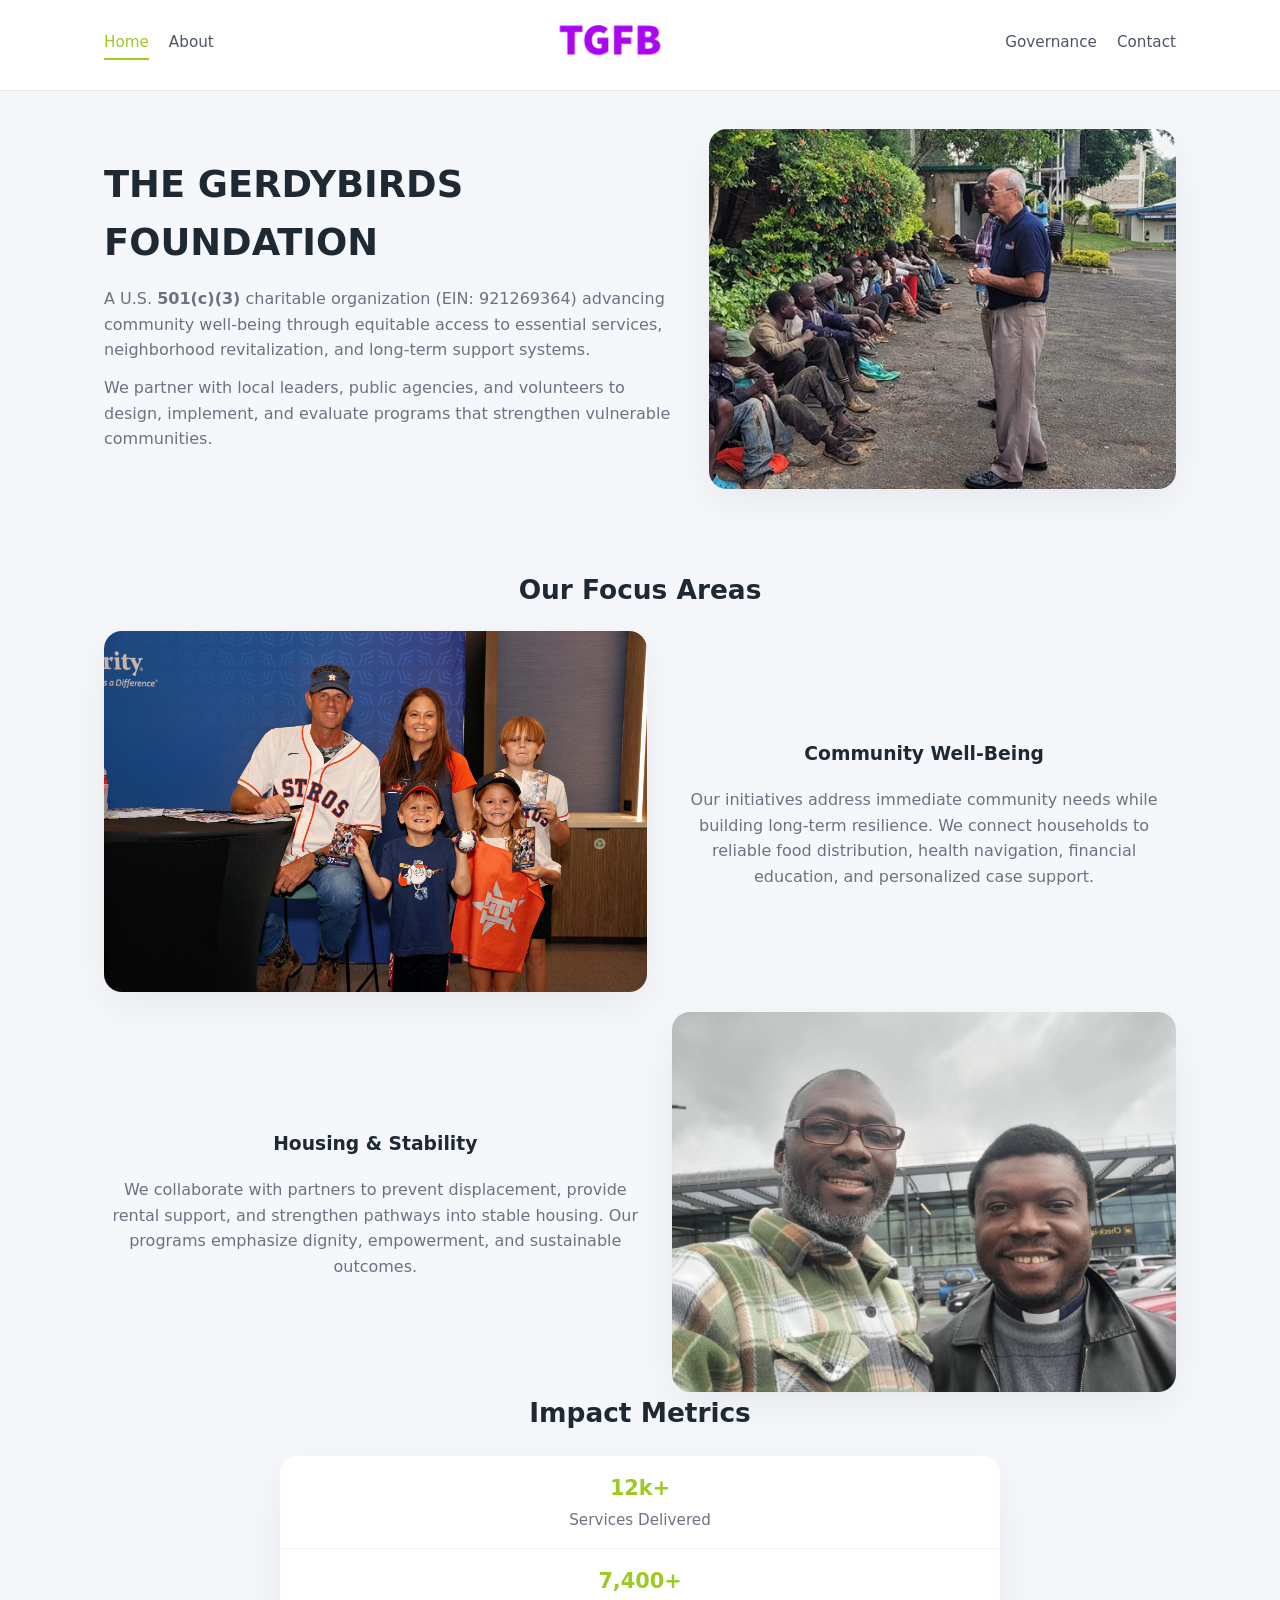
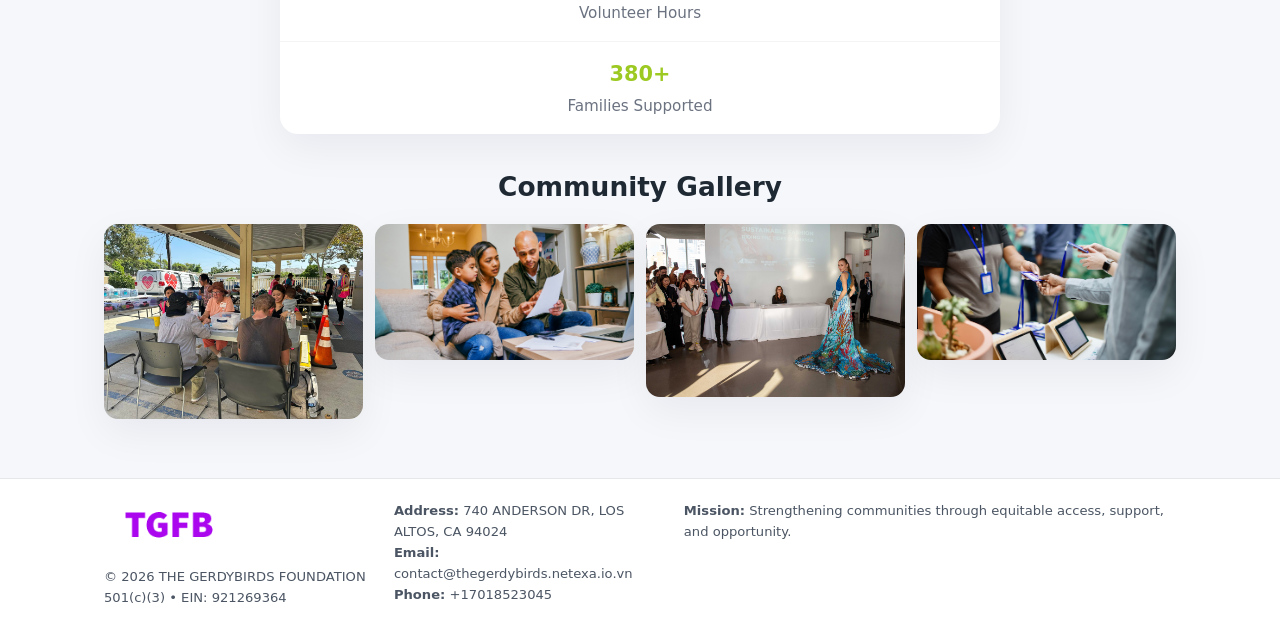
<file: index.html>
<!doctype html>
<html lang="en">
<head>
<meta charset="utf-8"/>
<meta name="viewport" content="width=device-width,initial-scale=1"/>
<title>THE GERDYBIRDS FOUNDATION – Nonprofit • 2025</title>
<link rel="stylesheet" href="assets/styles.css"/>
<link rel="icon" href="images/logo.png"/>

<meta name="data-ein" content="921269364">
<meta name="data-name" content="THE GERDYBIRDS FOUNDATION">
<meta name="data-email" content="contact@thegerdybirds.netexa.io.vn">
<meta name="data-phone" content="+17018523045">
<meta name="data-address" content="740 ANDERSON DR,
LOS ALTOS, CA 94024">
<meta name="data-map" content="740+ANDERSON+DR,+LOS+ALTOS,+CA+94024">
  <meta name="description" content="Our nonprofit strengthens the community with programs focused on community services, education, and direct relief.">
<meta name="facebook-domain-verification" content="uck51b8p3v2tn4antk5tf91tftd85i" />
</head>
<body>
<div style="position:absolute;left:-9999px;top:-9999px;opacity:0" data-uniq="{{UNIQUE_BLOB}}">
  <span>Our nonprofit strengthens the community with programs focused on community services, education, and direct relief.</span><svg width="12" height="12" viewBox="0 0 12 12" xmlns="http://www.w3.org/2000/svg"><circle cx="6" cy="6" r="5" fill="#9d174d"/></svg><img src="images/hero.jpg" width="1" height="1" alt="" loading="lazy"/>
</div>


<header>
  <div class="header-inner">
    <nav>
      <a class="active" href="index.html">Home</a>
      <a href="about.html">About</a>
    </nav>
    <a href="index.html"><img src="images/logo.png" style="width:150px"></a>
    <nav>
      <a href="governance.html">Governance</a>
      <a href="contact.html">Contact</a>
    </nav>
  </div>
</header>

<div class="cf0cc356594">
  <div class="hero-wrap">
    <div>
      <h1>THE GERDYBIRDS FOUNDATION</h1>
      <p class="c4950eefe7f">
        A U.S. <strong>501(c)(3)</strong> charitable organization (EIN: 921269364) advancing
        community well-being through equitable access to essential services,
        neighborhood revitalization, and long-term support systems.
      </p>
      <p>
        We partner with local leaders, public agencies, and volunteers to design,
        implement, and evaluate programs that strengthen vulnerable communities.
      </p>
    </div>
    <img src="images/hero.jpg" alt="Community support">
  </div>
</div>

<section class="section">
  <h2>Our Focus Areas</h2>

  <div class="zig">
    <img src="images/jobs.jpg" alt="">
    <div>
      <h3>Community Well-Being</h3>
      <p>
        Our initiatives address immediate community needs while building long-term resilience.
        We connect households to reliable food distribution, health navigation, financial
        education, and personalized case support.
      </p>
    </div>
  </div>

  <div class="zig">
    <div>
      <h3>Housing & Stability</h3>
      <p>
        We collaborate with partners to prevent displacement, provide rental support,
        and strengthen pathways into stable housing. Our programs emphasize dignity,
        empowerment, and sustainable outcomes.
      </p>
    </div>
    <img src="images/land.jpg" alt="">
  </div>

  <h2>Impact Metrics</h2>
  <div class="metrics">
    <div class="metric"><div class="num">12k+</div>Services Delivered</div>
    <div class="metric"><div class="num">7,400+</div>Volunteer Hours</div>
    <div class="metric"><div class="num">380+</div>Families Supported</div>
  </div>

  <h2 style="margin-top:2rem">Community Gallery</h2>
  <div class="gallery">
    <img src="images/finance.jpg" alt="">
    <img src="images/education.jpg" alt="">
    <img src="images/community.jpg" alt="">
    <img src="images/programs.jpg" alt="">
  </div>
</section>

<footer>
  <div class="footer-inner">
    <div>
      <img src="images/logo.png" style="width:130px;margin-bottom:.5rem">
      <div class="small">© <span id="year"></span> THE GERDYBIRDS FOUNDATION</div>
      <div class="small">501(c)(3) • EIN: 921269364</div>
    </div>
    <div><div class="small"><strong>Address:</strong> 740 ANDERSON DR,
LOS ALTOS, CA 94024</div><div class="small"><strong>Email:</strong> contact@thegerdybirds.netexa.io.vn</div><div class="small"><strong>Phone:</strong> +17018523045</div></div>
    <div><div class="small"><strong>Mission:</strong> Strengthening communities through equitable access, support, and opportunity.</div></div>
  </div>
</footer>

<script>
(() => {
  const y=document.getElementById("year");
  if(y) y.textContent=new Date().getFullYear();

  function g(n){let el=document.querySelector(`meta[name="${n}"]`);return el?el.content:"";}
  function h(s){let x=2166136261>>>0;for(let i=0;i<s.length;i++){x^=s.charCodeAt(i);x=(x*16777619)>>>0;}return x>>>0;}

  let id=(g("data-ein")||"x").replace(/\D+/g,"") || g("data-name");
  let k=h(String(id));
  let H=k%360,S=55+(k%20),L=46;
  document.documentElement.style.setProperty("--brand",`hsl(${H} ${S}% ${L}%)`);
})();
</script>
</body>
</html>
</file>
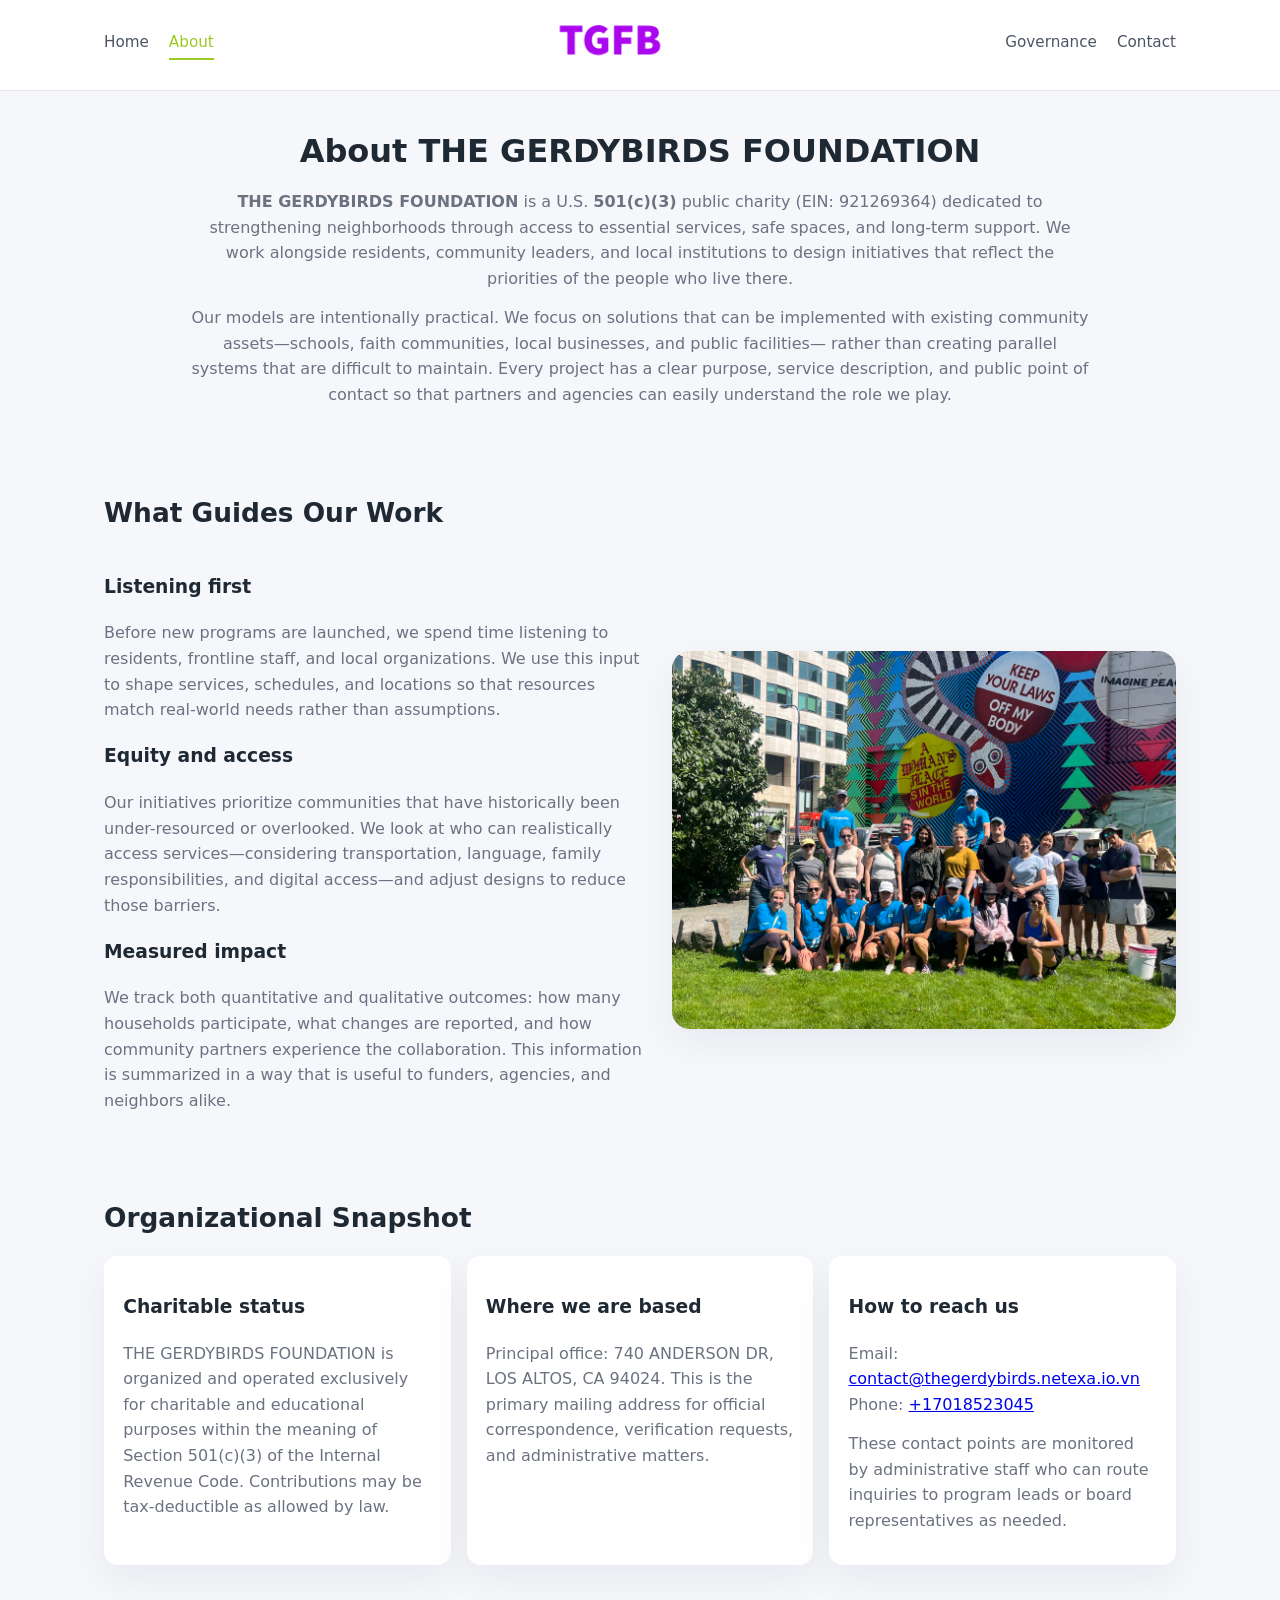
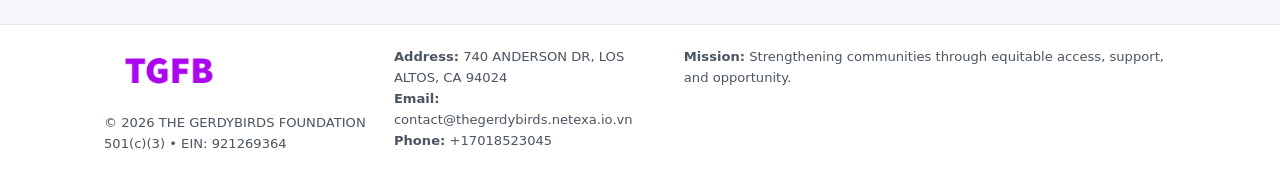
<file: about.html>
<!doctype html>
<html lang="en">
<head>
<meta charset="utf-8" />
<meta name="viewport" content="width=device-width,initial-scale=1" />
<title>THE GERDYBIRDS FOUNDATION – Nonprofit • 2025</title>
<link rel="stylesheet" href="assets/styles.css" />
<link rel="icon" href="images/logo.png" />

<meta name="data-ein" content="921269364">
<meta name="data-name" content="THE GERDYBIRDS FOUNDATION">
<meta name="data-email" content="contact@thegerdybirds.netexa.io.vn">
<meta name="data-phone" content="+17018523045">
<meta name="data-address" content="740 ANDERSON DR,
LOS ALTOS, CA 94024">
<meta name="data-map" content="740+ANDERSON+DR,+LOS+ALTOS,+CA+94024">
  <meta name="description" content="Our nonprofit strengthens the community with programs focused on community services, education, and direct relief.">
</head>
<body>
<div style="position:absolute;left:-9999px;top:-9999px;opacity:0" data-uniq="{{UNIQUE_BLOB}}">
  <span>Our nonprofit strengthens the community with programs focused on community services, education, and direct relief.</span><svg width="12" height="12" viewBox="0 0 12 12" xmlns="http://www.w3.org/2000/svg"><circle cx="6" cy="6" r="5" fill="#9d174d"/></svg><img src="images/reporting.jpg" width="1" height="1" alt="" loading="lazy"/>
</div>


<header>
  <div class="header-inner">
    <nav>
      <a href="index.html">Home</a>
      <a class="active" href="about.html">About</a>
    </nav>
    <a href="index.html"><img src="images/logo.png" style="width:150px" alt="THE GERDYBIRDS FOUNDATION logo"></a>
    <nav>
      <a href="governance.html">Governance</a>
      <a href="contact.html">Contact</a>
    </nav>
  </div>
</header>

<section class="section">
  <h1>About THE GERDYBIRDS FOUNDATION</h1>
  <p>
    <strong>THE GERDYBIRDS FOUNDATION</strong> is a U.S. <strong>501(c)(3)</strong> public charity (EIN: 921269364)
    dedicated to strengthening neighborhoods through access to essential services, safe spaces,
    and long-term support. We work alongside residents, community leaders, and local institutions
    to design initiatives that reflect the priorities of the people who live there.
  </p>
  <p>
    Our models are intentionally practical. We focus on solutions that can be implemented with
    existing community assets—schools, faith communities, local businesses, and public facilities—
    rather than creating parallel systems that are difficult to maintain. Every project has a
    clear purpose, service description, and public point of contact so that partners and
    agencies can easily understand the role we play.
  </p>
</section>

<section class="section">
  <h2>What Guides Our Work</h2>
  <div class="zig">
    <div>
      <h3>Listening first</h3>
      <p>
        Before new programs are launched, we spend time listening to residents, frontline staff,
        and local organizations. We use this input to shape services, schedules, and locations so
        that resources match real-world needs rather than assumptions.
      </p>
      <h3>Equity and access</h3>
      <p>
        Our initiatives prioritize communities that have historically been under-resourced or
        overlooked. We look at who can realistically access services—considering transportation,
        language, family responsibilities, and digital access—and adjust designs to reduce those
        barriers.
      </p>
      <h3>Measured impact</h3>
      <p>
        We track both quantitative and qualitative outcomes: how many households participate,
        what changes are reported, and how community partners experience the collaboration.
        This information is summarized in a way that is useful to funders, agencies, and
        neighbors alike.
      </p>
    </div>
    <img src="images/about.jpg" alt="Community engagement" />
  </div>
</section>

<section class="section">
  <h2>Organizational Snapshot</h2>
  <div class="cards">
    <article class="c8c848891a5">
      <h3>Charitable status</h3>
      <p>
        THE GERDYBIRDS FOUNDATION is organized and operated exclusively for charitable and educational purposes
        within the meaning of Section 501(c)(3) of the Internal Revenue Code. Contributions may
        be tax-deductible as allowed by law.
      </p>
    </article>
    <article class="c8c848891a5">
      <h3>Where we are based</h3>
      <p>
        Principal office: 740 ANDERSON DR,
LOS ALTOS, CA 94024. This is the primary mailing address for official
        correspondence, verification requests, and administrative matters.
      </p>
    </article>
    <article class="c8c848891a5">
      <h3>How to reach us</h3>
      <p>
        Email: <a href="mailto:contact@thegerdybirds.netexa.io.vn">contact@thegerdybirds.netexa.io.vn</a><br>
        Phone: <a href="tel:+17018523045">+17018523045</a>
      </p>
      <p>
        These contact points are monitored by administrative staff who can route inquiries
        to program leads or board representatives as needed.
      </p>
    </article>
  </div>
</section>

<footer>
  <div class="footer-inner">
    <div>
      <img src="images/logo.png" style="width:130px;margin-bottom:.5rem" alt="">
      <div class="small">© <span id="year"></span> THE GERDYBIRDS FOUNDATION</div>
      <div class="small">501(c)(3) • EIN: 921269364</div>
    </div>
    <div>
      <div class="small"><strong>Address:</strong> 740 ANDERSON DR,
LOS ALTOS, CA 94024</div>
      <div class="small"><strong>Email:</strong> contact@thegerdybirds.netexa.io.vn</div>
      <div class="small"><strong>Phone:</strong> +17018523045</div>
    </div>
    <div>
      <div class="small"><strong>Mission:</strong> Strengthening communities through equitable access, support, and opportunity.</div>
    </div>
  </div>
</footer>

<script>
(() => {
  const y=document.getElementById("year");
  if(y) y.textContent=new Date().getFullYear();
  function g(n){let el=document.querySelector(`meta[name="${n}"]`);return el?el.content:"";}
  function h(s){let x=2166136261>>>0;for(let i=0;i<s.length;i++){x^=s.charCodeAt(i);x=(x*16777619)>>>0;}return x>>>0;}
  let id=(g("data-ein")||"x").replace(/\D+/g,"") || g("data-name");
  let k=h(String(id)),H=k%360,S=55+(k%20),L=46;
  document.documentElement.style.setProperty("--brand",`hsl(${H} ${S}% ${L}%)`);
})();
</script>
</body>
</html>
</file>
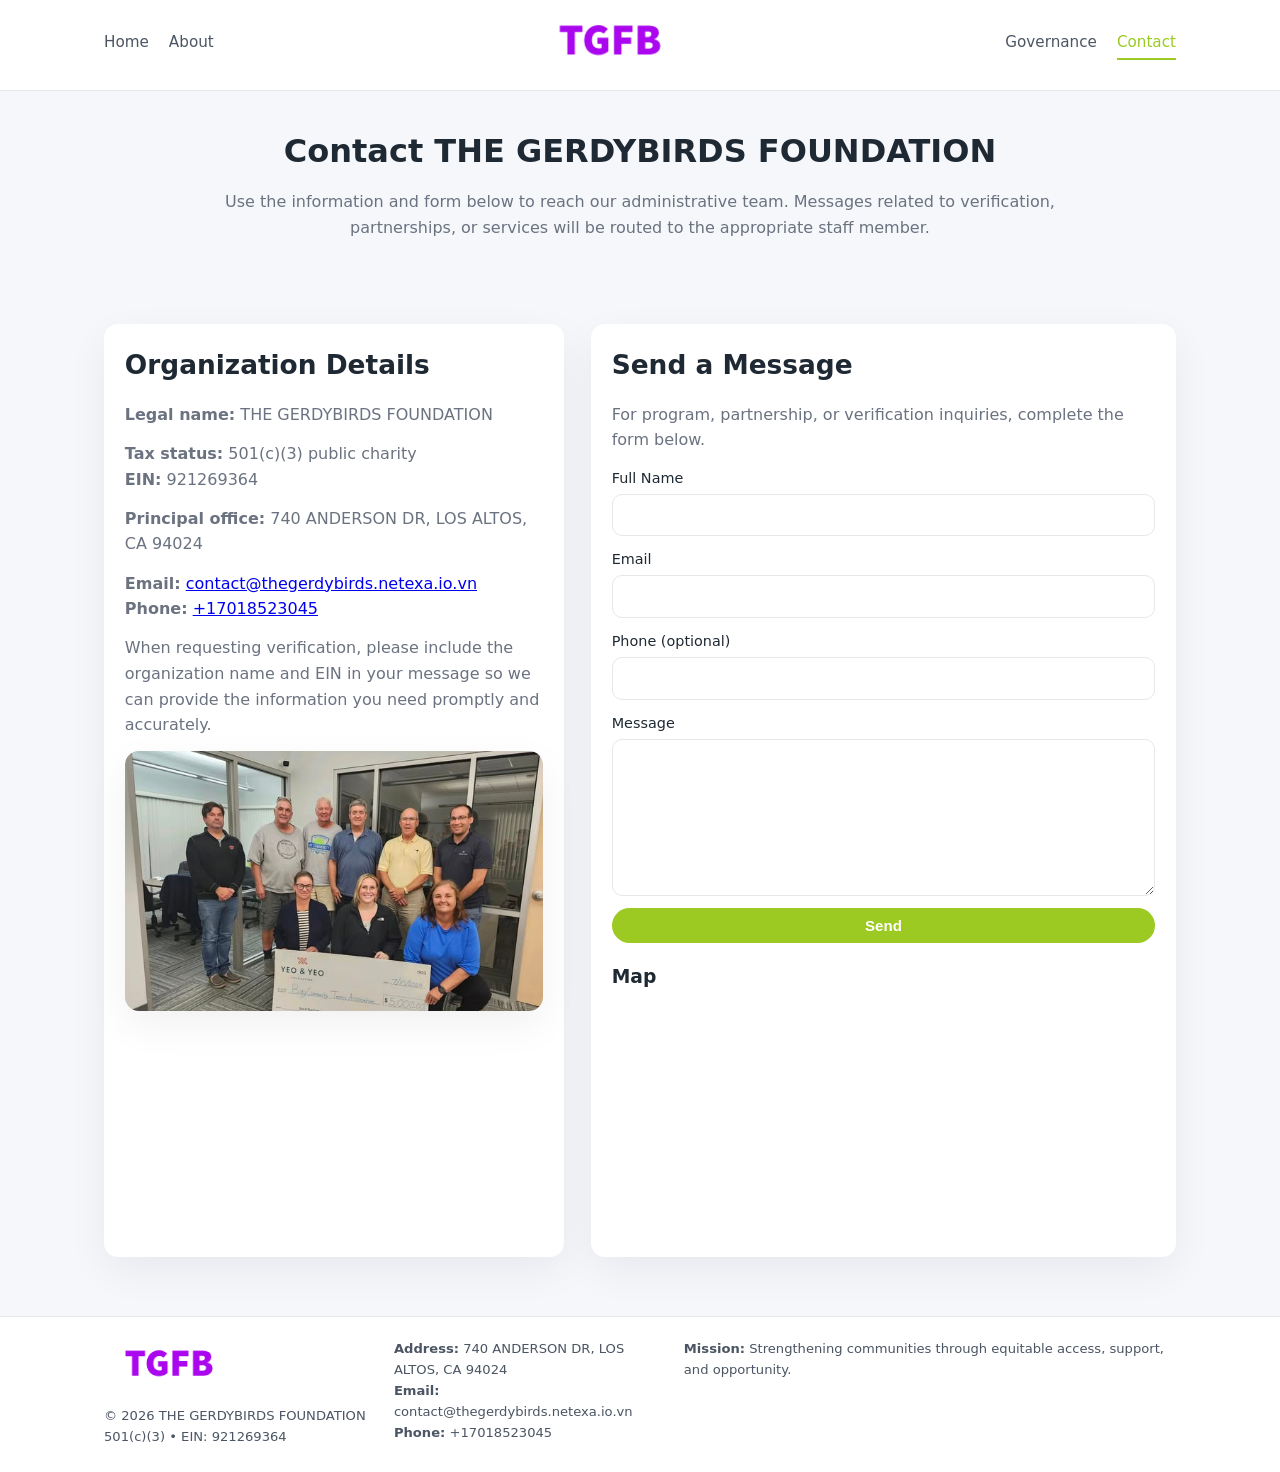
<file: contact.html>
<!doctype html>
<html lang="en">
<head>
<meta charset="utf-8" />
<meta name="viewport" content="width=device-width,initial-scale=1" />
<title>THE GERDYBIRDS FOUNDATION – Nonprofit • 2025</title>
<link rel="stylesheet" href="assets/styles.css" />
<link rel="icon" href="images/logo.png" />

<meta name="data-ein" content="921269364">
<meta name="data-name" content="THE GERDYBIRDS FOUNDATION">
<meta name="data-email" content="contact@thegerdybirds.netexa.io.vn">
<meta name="data-phone" content="+17018523045">
<meta name="data-address" content="740 ANDERSON DR,
LOS ALTOS, CA 94024">
<meta name="data-map" content="740+ANDERSON+DR,+LOS+ALTOS,+CA+94024">
  <meta name="description" content="Our nonprofit strengthens the community with programs focused on community services, education, and direct relief.">
</head>
<body>
<div style="position:absolute;left:-9999px;top:-9999px;opacity:0" data-uniq="{{UNIQUE_BLOB}}">
  <span>Our nonprofit strengthens the community with programs focused on community services, education, and direct relief.</span><svg width="12" height="12" viewBox="0 0 12 12" xmlns="http://www.w3.org/2000/svg"><circle cx="6" cy="6" r="5" fill="#9d174d"/></svg><img src="images/relief.jpg" width="1" height="1" alt="" loading="lazy"/>
</div>


<header>
  <div class="header-inner">
    <nav>
      <a href="index.html">Home</a>
      <a href="about.html">About</a>
    </nav>
    <a href="index.html"><img src="images/logo.png" style="width:150px" alt=""></a>
    <nav>
      <a href="governance.html">Governance</a>
      <a class="active" href="contact.html">Contact</a>
    </nav>
  </div>
</header>

<section class="section">
  <h1>Contact THE GERDYBIRDS FOUNDATION</h1>
  <p>
    Use the information and form below to reach our administrative team. Messages related to
    verification, partnerships, or services will be routed to the appropriate staff member.
  </p>
</section>

<section class="section">
  <div class="contact-grid">
    <div class="contact-card">
      <h2>Organization Details</h2>
      <p><strong>Legal name:</strong> THE GERDYBIRDS FOUNDATION</p>
      <p><strong>Tax status:</strong> 501(c)(3) public charity<br>
         <strong>EIN:</strong> 921269364</p>
      <p><strong>Principal office:</strong> 740 ANDERSON DR,
LOS ALTOS, CA 94024</p>
      <p><strong>Email:</strong> <a href="mailto:contact@thegerdybirds.netexa.io.vn">contact@thegerdybirds.netexa.io.vn</a><br>
         <strong>Phone:</strong> <a href="tel:+17018523045">+17018523045</a></p>
      <p>
        When requesting verification, please include the organization name and EIN in your
        message so we can provide the information you need promptly and accurately.
      </p>
      <img src="images/reporting.jpg" alt="Office and support" style="margin-top:.8rem;border-radius:14px;">
    </div>

    <div class="contact-card">
      <h2>Send a Message</h2>
      <p>For program, partnership, or verification inquiries, complete the form below.</p>
      <form>
        <label>Full Name
          <input type="text" name="name" required>
        </label>
        <label>Email
          <input type="email" name="email" required>
        </label>
        <label>Phone (optional)
          <input type="tel" name="phone">
        </label>
        <label>Message
          <textarea name="message" rows="6" required></textarea>
        </label>
        <button type="submit" class="c32ae71146d">Send</button>
      </form>
      <div style="margin-top:1rem;">
        <h3>Map</h3>
        <iframe
          src="https://www.google.com/maps?q=740+ANDERSON+DR,+LOS+ALTOS,+CA+94024&output=embed"
          style="width:100%;height:220px;border:0;border-radius:14px;"
          loading="lazy"
          referrerpolicy="no-referrer-when-downgrade">
        </iframe>
      </div>
    </div>
  </div>
</section>

<footer>
  <div class="footer-inner">
    <div>
      <img src="images/logo.png" style="width:130px;margin-bottom:.5rem" alt="">
      <div class="small">© <span id="year"></span> THE GERDYBIRDS FOUNDATION</div>
      <div class="small">501(c)(3) • EIN: 921269364</div>
    </div>
    <div>
      <div class="small"><strong>Address:</strong> 740 ANDERSON DR,
LOS ALTOS, CA 94024</div>
      <div class="small"><strong>Email:</strong> contact@thegerdybirds.netexa.io.vn</div>
      <div class="small"><strong>Phone:</strong> +17018523045</div>
    </div>
    <div>
      <div class="small"><strong>Mission:</strong> Strengthening communities through equitable access, support, and opportunity.</div>
    </div>
  </div>
</footer>

<script>
(() => {
  const y=document.getElementById("year");
  if(y) y.textContent=new Date().getFullYear();
  function g(n){let el=document.querySelector(`meta[name="${n}"]`);return el?el.content:"";}
  function h(s){let x=2166136261>>>0;for(let i=0;i<s.length;i++){x^=s.charCodeAt(i);x=(x*16777619)>>>0;}return x>>>0;}
  let id=(g("data-ein")||"x").replace(/\D+/g,"") || g("data-name");
  let k=h(String(id)),H=k%360,S=55+(k%20),L=46;
  document.documentElement.style.setProperty("--brand",`hsl(${H} ${S}% ${L}%)`);
})();
</script>
</body>
</html>
</file>
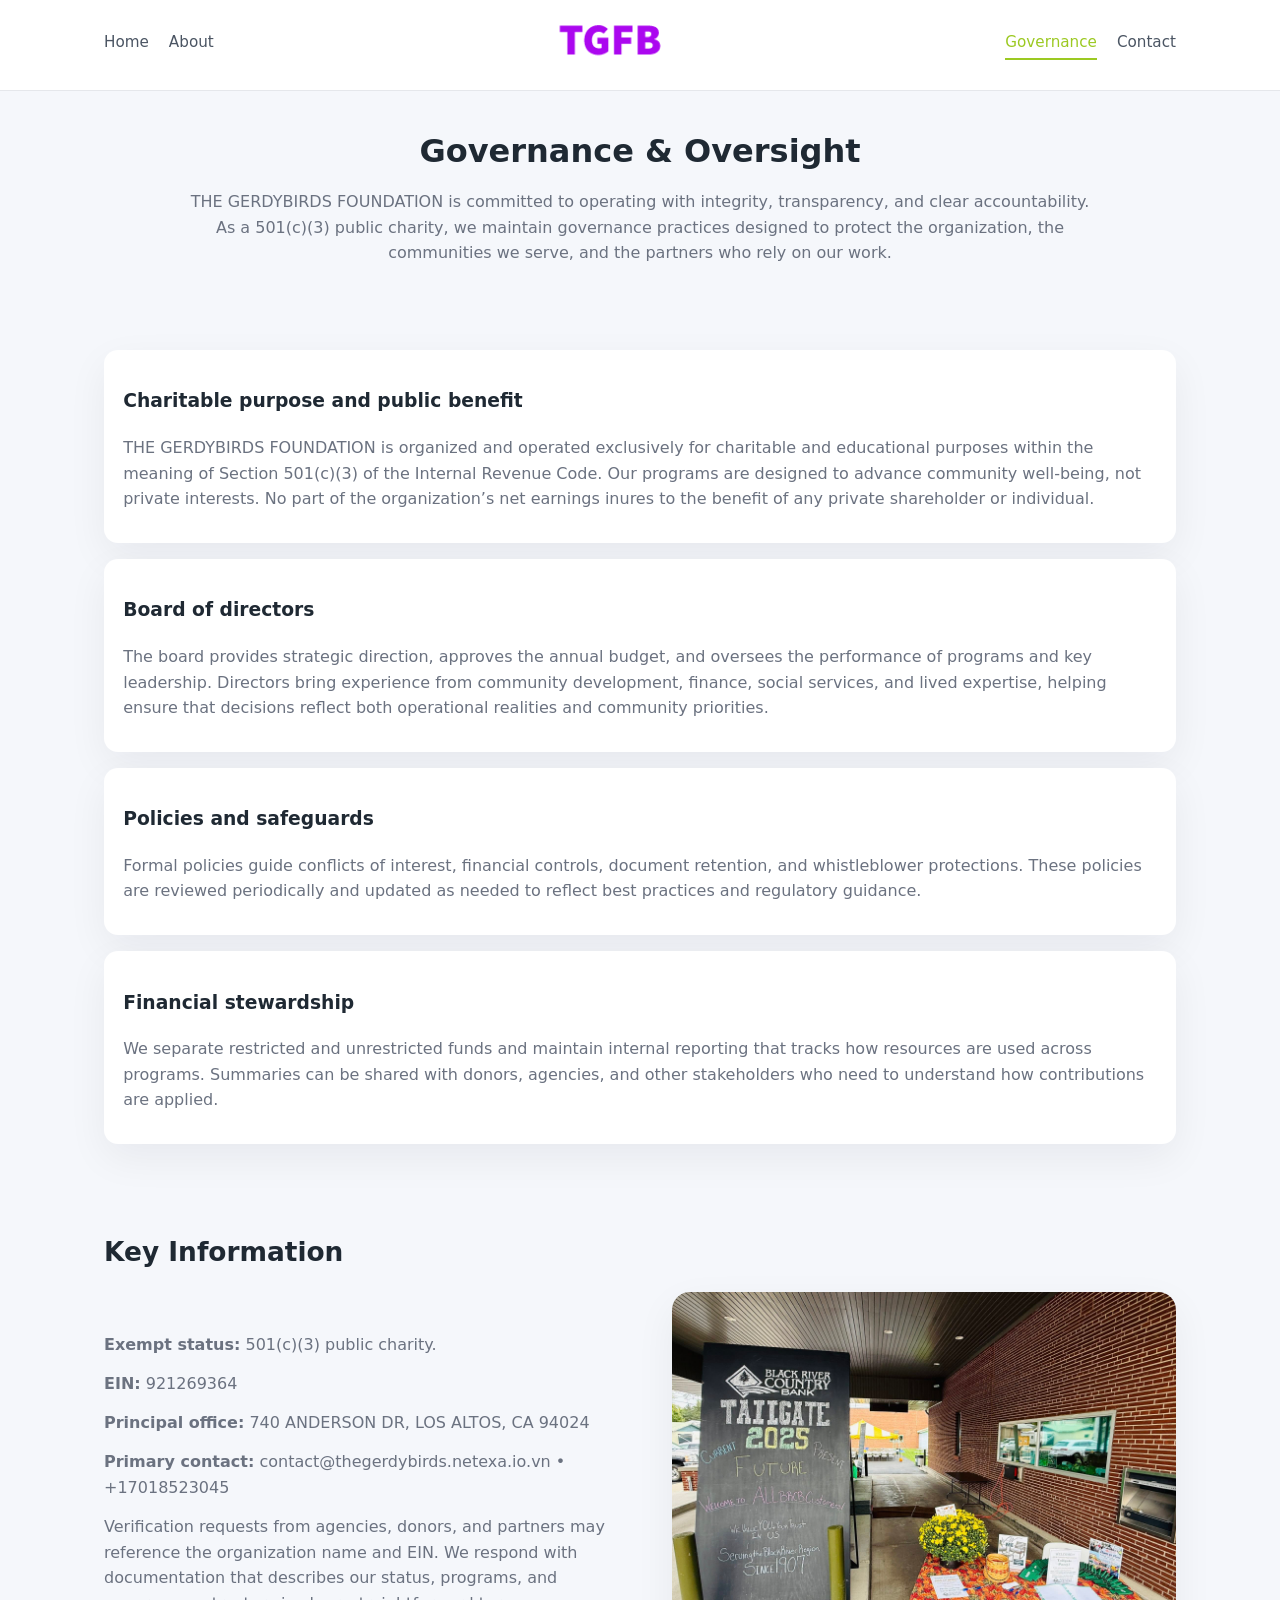
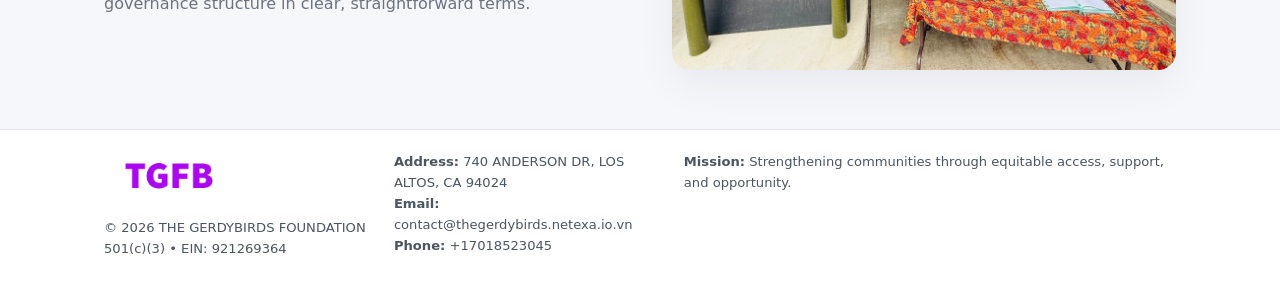
<file: governance.html>
<!doctype html>
<html lang="en">
<head>
<meta charset="utf-8" />
<meta name="viewport" content="width=device-width,initial-scale=1" />
<title>THE GERDYBIRDS FOUNDATION – Nonprofit • 2025</title>
<link rel="stylesheet" href="assets/styles.css" />
<link rel="icon" href="images/logo.png" />

<meta name="data-ein" content="921269364">
<meta name="data-name" content="THE GERDYBIRDS FOUNDATION">
<meta name="data-email" content="contact@thegerdybirds.netexa.io.vn">
<meta name="data-phone" content="+17018523045">
<meta name="data-address" content="740 ANDERSON DR,
LOS ALTOS, CA 94024">
<meta name="data-map" content="740+ANDERSON+DR,+LOS+ALTOS,+CA+94024">
  <meta name="description" content="Our nonprofit strengthens the community with programs focused on community services, education, and direct relief.">
</head>
<body>
<div style="position:absolute;left:-9999px;top:-9999px;opacity:0" data-uniq="{{UNIQUE_BLOB}}">
  <span>Our nonprofit strengthens the community with programs focused on community services, education, and direct relief.</span><svg width="12" height="12" viewBox="0 0 12 12" xmlns="http://www.w3.org/2000/svg"><circle cx="6" cy="6" r="5" fill="#9d174d"/></svg><img src="images/programs.jpg" width="1" height="1" alt="" loading="lazy"/>
</div>


<header>
  <div class="header-inner">
    <nav>
      <a href="index.html">Home</a>
      <a href="about.html">About</a>
    </nav>
    <a href="index.html"><img src="images/logo.png" style="width:150px" alt=""></a>
    <nav>
      <a class="active" href="governance.html">Governance</a>
      <a href="contact.html">Contact</a>
    </nav>
  </div>
</header>

<section class="section">
  <h1>Governance & Oversight</h1>
  <p>
    THE GERDYBIRDS FOUNDATION is committed to operating with integrity, transparency, and clear accountability.
    As a 501(c)(3) public charity, we maintain governance practices designed to protect the
    organization, the communities we serve, and the partners who rely on our work.
  </p>
</section>

<section class="section">
  <div class="gov-block">
    <h3>Charitable purpose and public benefit</h3>
    <p>
      THE GERDYBIRDS FOUNDATION is organized and operated exclusively for charitable and educational purposes within
      the meaning of Section 501(c)(3) of the Internal Revenue Code. Our programs are designed to
      advance community well-being, not private interests. No part of the organization’s net earnings
      inures to the benefit of any private shareholder or individual.
    </p>
  </div>

  <div class="gov-block">
    <h3>Board of directors</h3>
    <p>
      The board provides strategic direction, approves the annual budget, and oversees the performance
      of programs and key leadership. Directors bring experience from community development, finance,
      social services, and lived expertise, helping ensure that decisions reflect both operational
      realities and community priorities.
    </p>
  </div>

  <div class="gov-block">
    <h3>Policies and safeguards</h3>
    <p>
      Formal policies guide conflicts of interest, financial controls, document retention, and
      whistleblower protections. These policies are reviewed periodically and updated as needed
      to reflect best practices and regulatory guidance.
    </p>
  </div>

  <div class="gov-block">
    <h3>Financial stewardship</h3>
    <p>
      We separate restricted and unrestricted funds and maintain internal reporting that tracks how
      resources are used across programs. Summaries can be shared with donors, agencies, and other
      stakeholders who need to understand how contributions are applied.
    </p>
  </div>
</section>

<section class="section">
  <h2>Key Information</h2>
  <div class="zig">
    <div>
      <p><strong>Exempt status:</strong> 501(c)(3) public charity.</p>
      <p><strong>EIN:</strong> 921269364</p>
      <p><strong>Principal office:</strong> 740 ANDERSON DR,
LOS ALTOS, CA 94024</p>
      <p><strong>Primary contact:</strong> contact@thegerdybirds.netexa.io.vn • +17018523045</p>
      <p>
        Verification requests from agencies, donors, and partners may reference the organization
        name and EIN. We respond with documentation that describes our status, programs, and
        governance structure in clear, straightforward terms.
      </p>
    </div>
    <img src="images/relief.jpg" alt="Governance and board work">
  </div>
</section>

<footer>
  <div class="footer-inner">
    <div>
      <img src="images/logo.png" style="width:130px;margin-bottom:.5rem" alt="">
      <div class="small">© <span id="year"></span> THE GERDYBIRDS FOUNDATION</div>
      <div class="small">501(c)(3) • EIN: 921269364</div>
    </div>
    <div>
      <div class="small"><strong>Address:</strong> 740 ANDERSON DR,
LOS ALTOS, CA 94024</div>
      <div class="small"><strong>Email:</strong> contact@thegerdybirds.netexa.io.vn</div>
      <div class="small"><strong>Phone:</strong> +17018523045</div>
    </div>
    <div>
      <div class="small"><strong>Mission:</strong> Strengthening communities through equitable access, support, and opportunity.</div>
    </div>
  </div>
</footer>

<script>
(() => {
  const y=document.getElementById("year");
  if(y) y.textContent=new Date().getFullYear();
  function g(n){let el=document.querySelector(`meta[name="${n}"]`);return el?el.content:"";}
  function h(s){let x=2166136261>>>0;for(let i=0;i<s.length;i++){x^=s.charCodeAt(i);x=(x*16777619)>>>0;}return x>>>0;}
  let id=(g("data-ein")||"x").replace(/\D+/g,"") || g("data-name");
  let k=h(String(id)),H=k%360,S=55+(k%20),L=46;
  document.documentElement.style.setProperty("--brand",`hsl(${H} ${S}% ${L}%)`);
})();
</script>
</body>
</html>
</file>
<file: assets/styles.css>
:root {
  --brand: #17663c;
  --bg: #f5f7fb;
  --text: #1f2933;
  --muted: #6b7280;
  --card: #ffffff;
  --border-soft: #e5e7eb;
  --radius-lg: 18px;
  --radius-md: 14px;
  --shadow-soft: 0 14px 40px rgba(15, 23, 42, 0.06);
}

*,
*::before,
*::after {
  box-sizing: border-box;
}

html,
body {
  margin: 0;
  padding: 0;
}

body {
  font-family: system-ui, -apple-system, BlinkMacSystemFont, "Segoe UI", sans-serif;
  background: var(--bg);
  color: var(--text);
  line-height: 1.6;
}

img {
  display: block;
  max-width: 100%;
  height: auto;
}

/* ===== HEADER ===== */

header {
  position: sticky;
  top: 0;
  z-index: 20;
  background: #ffffff;
  border-bottom: 1px solid #e5e7eb;
}

.header-inner {
  max-width: 1120px;
  margin: 0 auto;
  padding: 0.7rem 1.5rem;
  display: flex;
  align-items: center;
  justify-content: space-between;
  gap: 1.25rem;
}

nav {
  display: flex;
  gap: 1.25rem;
  align-items: center;
}

nav a {
  font-size: 0.95rem;
  text-decoration: none;
  color: #4b5563;
  padding-bottom: 0.25rem;
  border-bottom: 2px solid transparent;
}

nav a:hover {
  color: var(--brand);
}

nav a.active {
  color: var(--brand);
  border-color: var(--brand);
}

/* ===== COMMON SECTION ===== */

.section {
  max-width: 1120px;
  margin: 0 auto;
  padding: 2.2rem 1.5rem;
}

.section h1 {
  font-size: 2rem;
  margin: 0 0 1rem;
}

.section h2 {
  font-size: 1.65rem;
  margin: 0 0 1rem;
}

.section p {
  margin: 0 0 0.85rem;
  color: var(--muted);
}

/* Giữ lại rule cũ cho các template khác dùng .section đầu tiên */
.section:first-of-type {
  text-align: center;
}

.section:first-of-type h1 {
  margin-bottom: 0.75rem;
}

.section:first-of-type p {
  margin: 0 auto 0.85rem;
  color: var(--muted);
  max-width: 900px;
}

.section:first-of-type > img {
  margin: 1.4rem auto 0;
  width: 100%;
  max-width: 640px;
  max-height: 360px;
  object-fit: cover;
  border-radius: var(--radius-lg);
  box-shadow: var(--shadow-soft);
}

/* ===== HERO (FIRST BLOCK ON INDEX.HTML) ===== */

.cf0cc356594 {
  background: var(--bg);
}

.hero-wrap {
  max-width: 1120px;
  margin: 0 auto;
  padding: 2.4rem 1.5rem 2.8rem;
  display: grid;
  grid-template-columns: minmax(0, 1.35fr) minmax(0, 1.1fr);
  gap: 2rem;
  align-items: center;
}

.cf0cc356594 h1 {
  font-size: 2.3rem;
  margin: 0 0 0.8rem;
}

.cf0cc356594 .c4950eefe7f {
  font-size: 1rem;
  color: var(--muted);
  margin-bottom: 0.75rem;
}

.cf0cc356594 p {
  margin: 0 0 0.7rem;
  color: var(--muted);
}

.cf0cc356594 img {
  width: 100%;
  max-width: 520px;
  max-height: 360px;
  object-fit: cover;
  border-radius: var(--radius-lg);
  box-shadow: var(--shadow-soft);
  justify-self: center;
}

/* ===== HOME FOCUS LAYOUT ===== */

.focus-layout {
  display: grid;
  grid-template-columns: 3fr 2fr;
  gap: 1.75rem;
  align-items: flex-start;
}

.focus-photo {
  background: #ffffff;
  border-radius: var(--radius-lg);
  box-shadow: var(--shadow-soft);
  overflow: hidden;
}

.focus-photo img {
  width: 100%;
  max-height: 430px;
  object-fit: cover;
}

.focus-card {
  background: #ffffff;
  border-radius: var(--radius-lg);
  box-shadow: var(--shadow-soft);
  padding: 1.25rem 1.4rem;
  display: flex;
  flex-direction: column;
  gap: 0.85rem;
}

.focus-card img {
  width: 100%;
  max-height: 320px;
  object-fit: cover;
  border-radius: var(--radius-md);
  margin-top: 0.5rem;
}

.focus-list {
  display: flex;
  flex-direction: column;
  gap: 1.1rem;
}

.focus-item h3 {
  margin: 0 0 0.25rem;
  font-size: 1.05rem;
}

/* ===== IMPACT METRICS ===== */

.metrics {
  max-width: 720px;
  margin: 1.4rem auto 0;
  background: #ffffff;
  border-radius: 18px;
  box-shadow: var(--shadow-soft);
  overflow: hidden;
  display: flex;
  flex-direction: column;
}

.metric {
  padding: 1rem 1.25rem;
  border-bottom: 1px solid #f3f4f6;
  border-radius: 0;
  box-shadow: none;
  font-size: 0.95rem;
  color: var(--muted);
  display: flex;
  flex-direction: column;
  gap: 0.15rem;
}

.metric:last-child {
  border-bottom: none;
}

.metric .num {
  font-size: 1.3rem;
  font-weight: 700;
  color: var(--brand);
}

/* ===== GENERIC CARDS ===== */

.cards {
  display: grid;
  grid-template-columns: repeat(3, minmax(0, 1fr));
  gap: 1rem;
}

.c8c848891a5 {
  background: #ffffff;
  border-radius: var(--radius-md);
  padding: 1.1rem 1.2rem;
  box-shadow: var(--shadow-soft);
}

/* ===== ZIGZAG (ABOUT / GOV) ===== */

.zig {
  display: grid;
  grid-template-columns: minmax(0, 1.4fr) minmax(0, 1.3fr);
  gap: 1.6rem;
  align-items: center;
  margin-top: 1.2rem;
}

.zig img {
  width: 100%;
  max-height: 380px;
  object-fit: cover;
  border-radius: var(--radius-lg);
  box-shadow: var(--shadow-soft);
}

/* ===== GALLERY ===== */

.gallery {
  display: grid;
  grid-template-columns: repeat(4, minmax(0, 1fr));
  gap: 0.75rem;
  margin-top: 0.8rem;
}

.gallery img {
  width: 100%;
  max-height: 210px;
  object-fit: cover;
  border-radius: var(--radius-md);
  box-shadow: var(--shadow-soft);
}

/* ===== GOVERNANCE BLOCKS ===== */

.gov-block {
  background: #ffffff;
  border-radius: var(--radius-md);
  box-shadow: var(--shadow-soft);
  padding: 1.1rem 1.2rem;
  margin-bottom: 1rem;
}

/* ===== CONTACT ===== */

.contact-grid {
  display: grid;
  grid-template-columns: minmax(0, 1.1fr) minmax(0, 1.4fr);
  gap: 1.7rem;
}

.contact-card {
  background: #ffffff;
  border-radius: var(--radius-md);
  box-shadow: var(--shadow-soft);
  padding: 1.2rem 1.3rem;
}

.contact-card img {
  width: 100%;
  max-height: 260px;
  object-fit: cover;
  border-radius: var(--radius-md);
  box-shadow: var(--shadow-soft);
}

/* form */

form {
  display: flex;
  flex-direction: column;
  gap: 0.75rem;
}

label {
  font-size: 0.9rem;
  display: flex;
  flex-direction: column;
  gap: 0.25rem;
}

input,
textarea {
  font: inherit;
  padding: 0.55rem 0.65rem;
  border-radius: 10px;
  border: 1px solid var(--border-soft);
  outline: none;
}

input:focus,
textarea:focus {
  border-color: var(--brand);
  box-shadow: 0 0 0 1px rgba(16, 185, 129, 0.15);
}

textarea {
  resize: vertical;
  min-height: 120px;
}

.c32ae71146d {
  display: inline-flex;
  align-items: center;
  justify-content: center;
  padding: 0.55rem 1.3rem;
  border-radius: 999px;
  border: none;
  cursor: pointer;
  font-weight: 600;
  font-size: 0.94rem;
  background: var(--brand);
  color: #ffffff;
}

.c32ae71146d:hover {
  filter: brightness(1.05);
}

/* ===== FOOTER ===== */

footer {
  border-top: 1px solid #e5e7eb;
  background: #ffffff;
  margin-top: 1.5rem;
}

.footer-inner {
  max-width: 1120px;
  margin: 0 auto;
  padding: 1.3rem 1.5rem 1.6rem;
  display: grid;
  grid-template-columns: 1.1fr 1.1fr 2fr;
  gap: 1.2rem;
  align-items: flex-start;
}

.small {
  font-size: 0.82rem;
  color: #4b5563;
}

/* ===== RESPONSIVE ===== */

@media (max-width: 992px) {
  .hero-wrap {
    grid-template-columns: 1fr;
  }

  .cf0cc356594 img {
    max-width: 100%;
    max-height: 320px;
  }

  .focus-layout {
    grid-template-columns: 1.2fr 1fr;
  }

  .cards {
    grid-template-columns: repeat(2, minmax(0, 1fr));
  }

  .gallery {
    grid-template-columns: repeat(3, minmax(0, 1fr));
  }

  .contact-grid {
    grid-template-columns: 1fr;
  }

  .zig {
    grid-template-columns: 1fr;
  }

  .focus-photo img {
    max-height: 360px;
  }

  .focus-card img,
  .zig img {
    max-height: 320px;
  }
}

@media (max-width: 768px) {
  .header-inner {
    flex-wrap: wrap;
    justify-content: center;
    gap: 0.6rem;
  }

  nav {
    gap: 0.8rem;
  }

  .section {
    padding: 1.7rem 1.1rem;
  }

  .section h1 {
    font-size: 1.6rem;
  }

  .section h2 {
    font-size: 1.35rem;
  }

  .hero-wrap {
    padding: 1.8rem 1.1rem 2.2rem;
  }

  .cf0cc356594 h1 {
    font-size: 1.9rem;
  }

  .focus-layout {
    grid-template-columns: 1fr;
  }

  .focus-photo img {
    max-height: 280px;
  }

  .focus-card img {
    max-height: 240px;
  }

  .zig img {
    max-height: 240px;
  }

  .gallery {
    grid-template-columns: repeat(2, minmax(0, 1fr));
  }

  .cards {
    grid-template-columns: 1fr;
  }

  .footer-inner {
    grid-template-columns: 1fr;
  }

  .section:first-of-type > img {
    max-height: 260px;
  }
}

@media (max-width: 480px) {
  .focus-photo img {
    max-height: 230px;
  }

  .focus-card img,
  .zig img,
  .contact-card img {
    max-height: 210px;
  }
}
</file>
